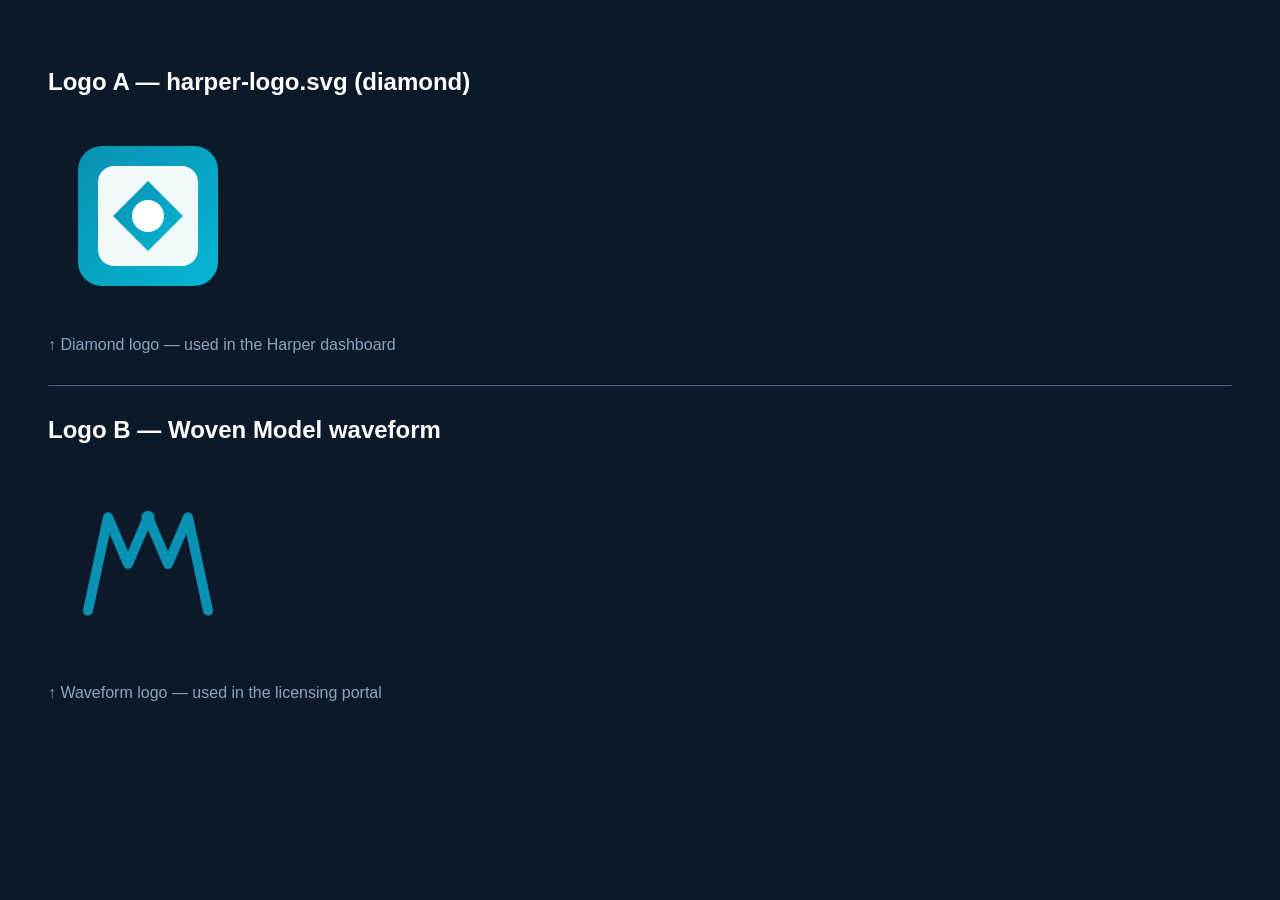
<file: show_logos.html>
<!DOCTYPE html>
<html><head><title>Logos</title></head>
<body style="background:#0c1929;padding:40px;font-family:sans-serif;color:white;">
<h2>Logo A — harper-logo.svg (diamond)</h2>
<svg xmlns="http://www.w3.org/2000/svg" viewBox="0 0 200 200" width="200" height="200">
  <defs>
    <linearGradient id="g" x1="0%" y1="0%" x2="100%" y2="100%">
      <stop offset="0%" style="stop-color:#0891b2;stop-opacity:1" />
      <stop offset="100%" style="stop-color:#06b6d4;stop-opacity:1" />
    </linearGradient>
  </defs>
  <rect x="30" y="30" width="140" height="140" rx="24" fill="url(#g)" />
  <rect x="50" y="50" width="100" height="100" rx="16" fill="#ffffff" opacity="0.95"/>
  <path d="M100 65 L135 100 L100 135 L65 100 Z" fill="url(#g)" />
  <circle cx="100" cy="100" r="16" fill="#ffffff"/>
</svg>
<p style="color:#8ba4bc;">↑ Diamond logo — used in the Harper dashboard</p>
<hr style="border-color:#1e3754;margin:30px 0;">
<h2>Logo B — Woven Model waveform</h2>
<svg viewBox="0 0 60 60" fill="none" width="200" height="200">
  <rect width="60" height="60" rx="12" fill="#0c1929"/>
  <path d="M12 44L18 16L24 30L30 16L36 30L42 16L48 44" stroke="#0891b2" stroke-width="3" stroke-linecap="round" stroke-linejoin="round"/>
  <circle cx="30" cy="16" r="2" fill="#0891b2"/>
</svg>
<p style="color:#8ba4bc;">↑ Waveform logo — used in the licensing portal</p>
</body></html>
</file>
